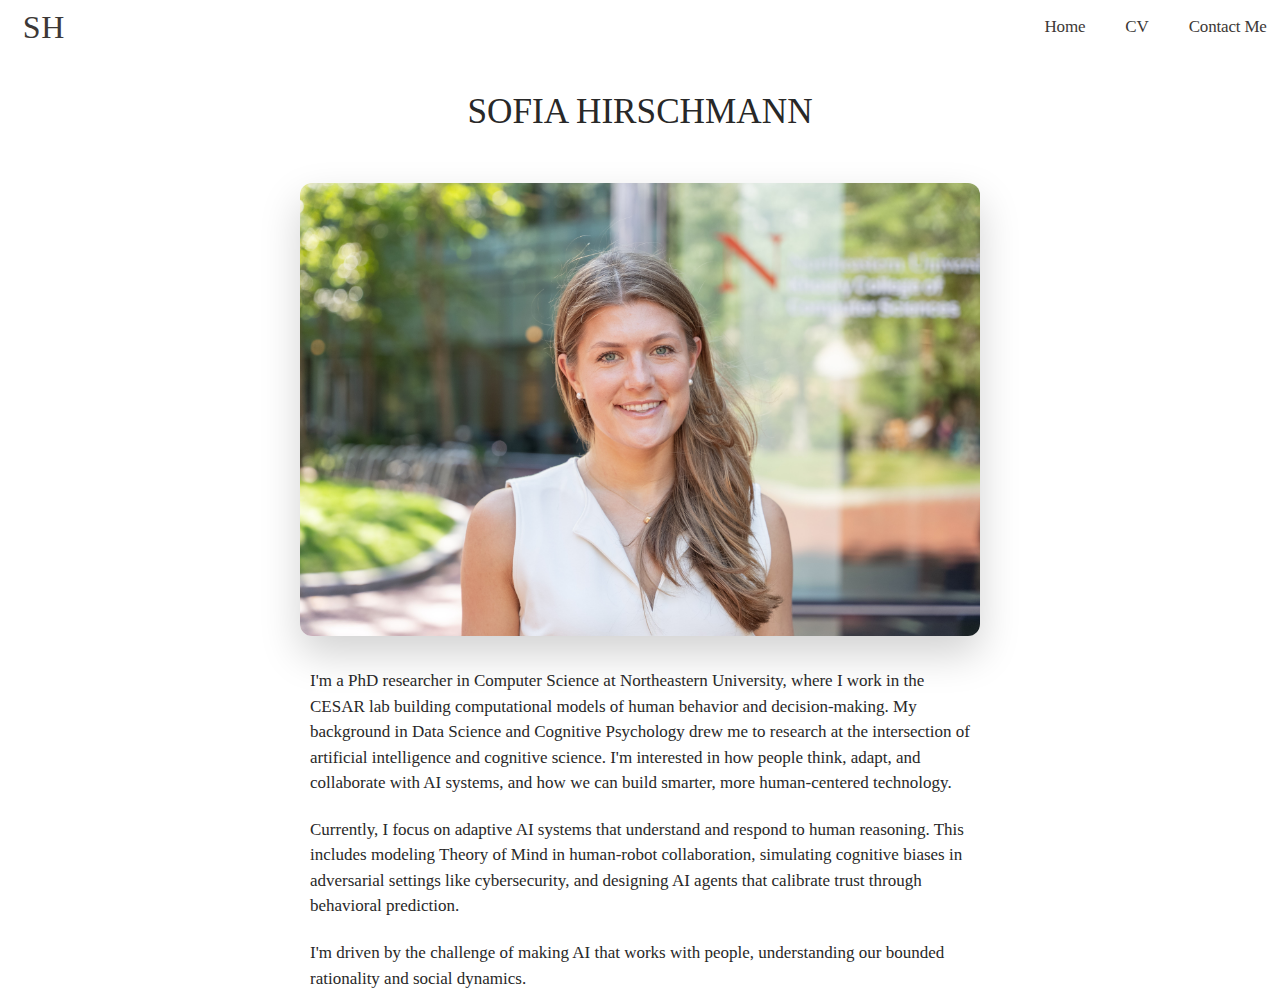
<file: index.html>
<!doctype html>
<html lang="en">
<head>
  <meta charset="utf-8">
  <meta name="viewport" content="width=device-width, initial-scale=1">
  <title>Home</title>
  <!-- User-provided CSS, in this order -->
  <link rel="stylesheet" href="styles.css">
  
</head>
<body>
<div id="wrapper">
<header id="header">
  <div class="site-header">
    <a class="site-mark" href="index.html">SH</a>
    <!-- Top-right tabs -->
    <div class="nav-group">
      <nav class="top-nav">
        <a href="index.html">Home</a>
        <a href="cv.html">CV</a>
        <!-- <a href="blog.html">Blog</a> -->
        <!-- <a href="gallery.html">Gallery</a> -->
        <a href="contact.html">Contact&nbsp;Me</a>
      </nav>
    </div>
  </div>
</header>
<main id="main" class="index content">
  <div class="logo-container">
    <p class="home-title">SOFIA HIRSCHMANN</a></p>
  </div>

  <figure class="home-headshot">
    <img src="../headshot.jpg" alt="Sofia Hirschmann headshot">
  </figure>

  <article class="content">
    <p>I'm a PhD researcher in Computer Science at Northeastern University, where I work in the CESAR lab building computational models of human behavior and decision-making. My background in Data Science and Cognitive Psychology drew me to research at the intersection of artificial intelligence and cognitive science. I'm interested in how people think, adapt, and collaborate with AI systems, and how we can build smarter, more human-centered technology.</p>

    <p>Currently, I focus on adaptive AI systems that understand and respond to human reasoning. This includes modeling Theory of Mind in human-robot collaboration, simulating cognitive biases in adversarial settings like cybersecurity, and designing AI agents that calibrate trust through behavioral prediction.</p>

    <p>I'm driven by the challenge of making AI that works with people, understanding our bounded rationality and social dynamics.</p>
  </article>

</main>

</div>
</body>
</html>
</file>
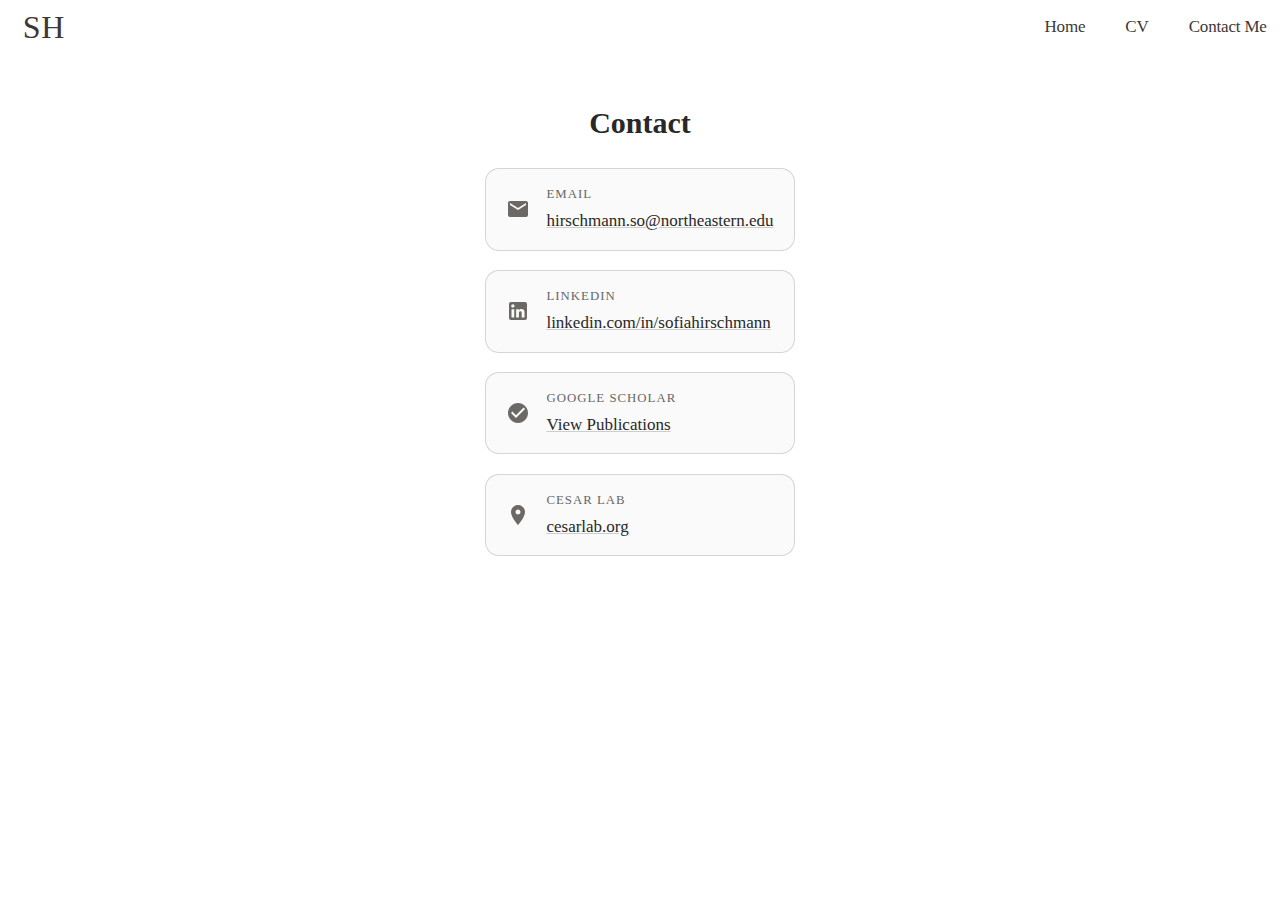
<file: contact.html>
<!doctype html>
<html lang="en">
<head>
  <meta charset="utf-8">
  <meta name="viewport" content="width=device-width, initial-scale=1">
  <title>Contact — Sofia Hirschmann</title>
  <link rel="stylesheet" href="styles.css">
  <style>
    /* Center everything on the page */
    article.content {
      max-width: 500px;
      margin: 0 auto;
      display: flex;
      flex-direction: column;
      align-items: center;
    }
    
    /* Additional styles for icons */
    article.content .contact-list {
      width: 100%;
      max-width: 420px;
      margin: 1.5rem auto 0;
      list-style: none;
      padding: 0;
    }
    
    .contact-list li {
      display: flex;
      flex-direction: row;
      align-items: center;
      gap: 1rem;
      text-align: left;
      width: 100%;
    }
    
    .contact-icon {
      width: 24px;
      height: 24px;
      flex-shrink: 0;
      fill: var(--fg3);
    }
    
    .contact-info {
      display: flex;
      flex-direction: column;
      gap: 0.25rem;
      flex: 1;
      align-items: flex-start;
    }
    
    .contact-subtitle {
      margin-top: 1rem;
      text-align: center;
      color: var(--fg3);
      font-style: italic;
    }
  </style>
</head>
<body>
<div id="wrapper">
<header id="header">
  <div class="site-header">
    <a class="site-mark" href="index.html">SH</a>
    <div class="nav-group">
      <nav class="top-nav">
        <a href="index.html">Home</a>
        <a href="cv.html">CV</a>
        <a href="contact.html">Contact&nbsp;Me</a>
      </nav>
    </div>
  </div>
</header>
<main id="main" class="content">

<article class="content">
  <h1 style="text-align:center">Contact</h1>
  
  <ul class="contact-list">
    <li>
      <svg class="contact-icon" xmlns="http://www.w3.org/2000/svg" viewBox="0 0 24 24">
        <path d="M20 4H4c-1.1 0-1.99.9-1.99 2L2 18c0 1.1.9 2 2 2h16c1.1 0 2-.9 2-2V6c0-1.1-.9-2-2-2zm0 4l-8 5-8-5V6l8 5 8-5v2z"/>
      </svg>
      <div class="contact-info">
        <span class="contact-label">Email</span>
        <a href="mailto:hirschmann.so@northeastern.edu">hirschmann.so@northeastern.edu</a>
      </div>
    </li>
    
    <li>
      <svg class="contact-icon" xmlns="http://www.w3.org/2000/svg" viewBox="0 0 24 24">
        <path d="M19 3a2 2 0 0 1 2 2v14a2 2 0 0 1-2 2H5a2 2 0 0 1-2-2V5a2 2 0 0 1 2-2h14m-.5 15.5v-5.3a3.26 3.26 0 0 0-3.26-3.26c-.85 0-1.84.52-2.32 1.3v-1.11h-2.79v8.37h2.79v-4.93c0-.77.62-1.4 1.39-1.4a1.4 1.4 0 0 1 1.4 1.4v4.93h2.79M6.88 8.56a1.68 1.68 0 0 0 1.68-1.68c0-.93-.75-1.69-1.68-1.69a1.69 1.69 0 0 0-1.69 1.69c0 .93.76 1.68 1.69 1.68m1.39 9.94v-8.37H5.5v8.37h2.77z"/>
      </svg>
      <div class="contact-info">
        <span class="contact-label">LinkedIn</span>
        <a href="https://www.linkedin.com/in/sofiadhirschmann/" target="_blank" rel="noopener">linkedin.com/in/sofiahirschmann</a>
      </div>
    </li>
    
    <li>
      <svg class="contact-icon" xmlns="http://www.w3.org/2000/svg" viewBox="0 0 24 24">
        <path d="M12 2C6.48 2 2 6.48 2 12s4.48 10 10 10 10-4.48 10-10S17.52 2 12 2zm-2 15l-5-5 1.41-1.41L10 14.17l7.59-7.59L19 8l-9 9z"/>
        <path d="M0 0h24v24H0z" fill="none"/>
      </svg>
      <div class="contact-info">
        <span class="contact-label">Google Scholar</span>
        <a href="https://scholar.google.com/citations?user=et6UukAAAAAJ&hl=en" target="_blank" rel="noopener">View Publications</a>
      </div>
    </li>
    
    <li>
      <svg class="contact-icon" xmlns="http://www.w3.org/2000/svg" viewBox="0 0 24 24">
        <path d="M12 2C8.13 2 5 5.13 5 9c0 5.25 7 13 7 13s7-7.75 7-13c0-3.87-3.13-7-7-7zm0 9.5c-1.38 0-2.5-1.12-2.5-2.5s1.12-2.5 2.5-2.5 2.5 1.12 2.5 2.5-1.12 2.5-2.5 2.5z"/>
      </svg>
      <div class="contact-info">
        <span class="contact-label">CESAR Lab</span>
        <a href="https://www.cesarlab.org" target="_blank" rel="noopener">cesarlab.org</a>
      </div>
    </li>
  </ul>
</article>

</main>

</div>
</body>
</html>
</file>
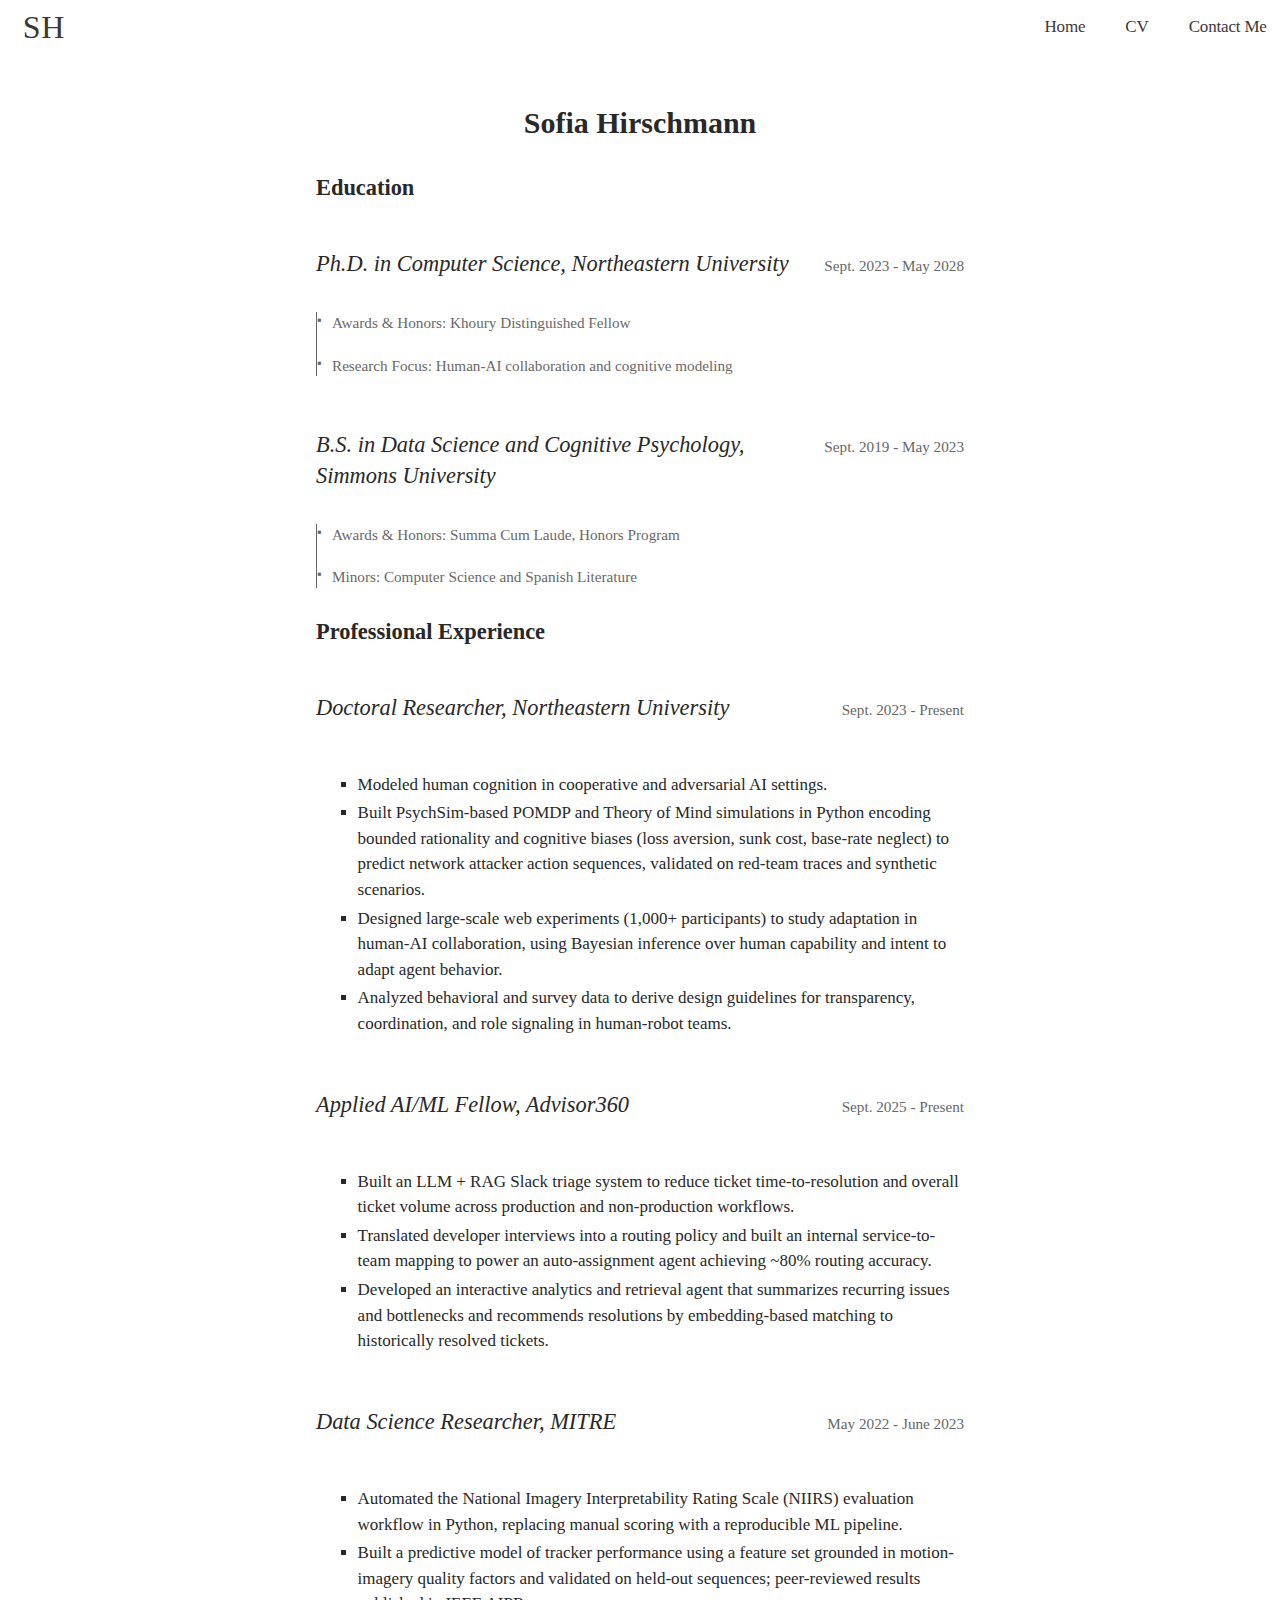
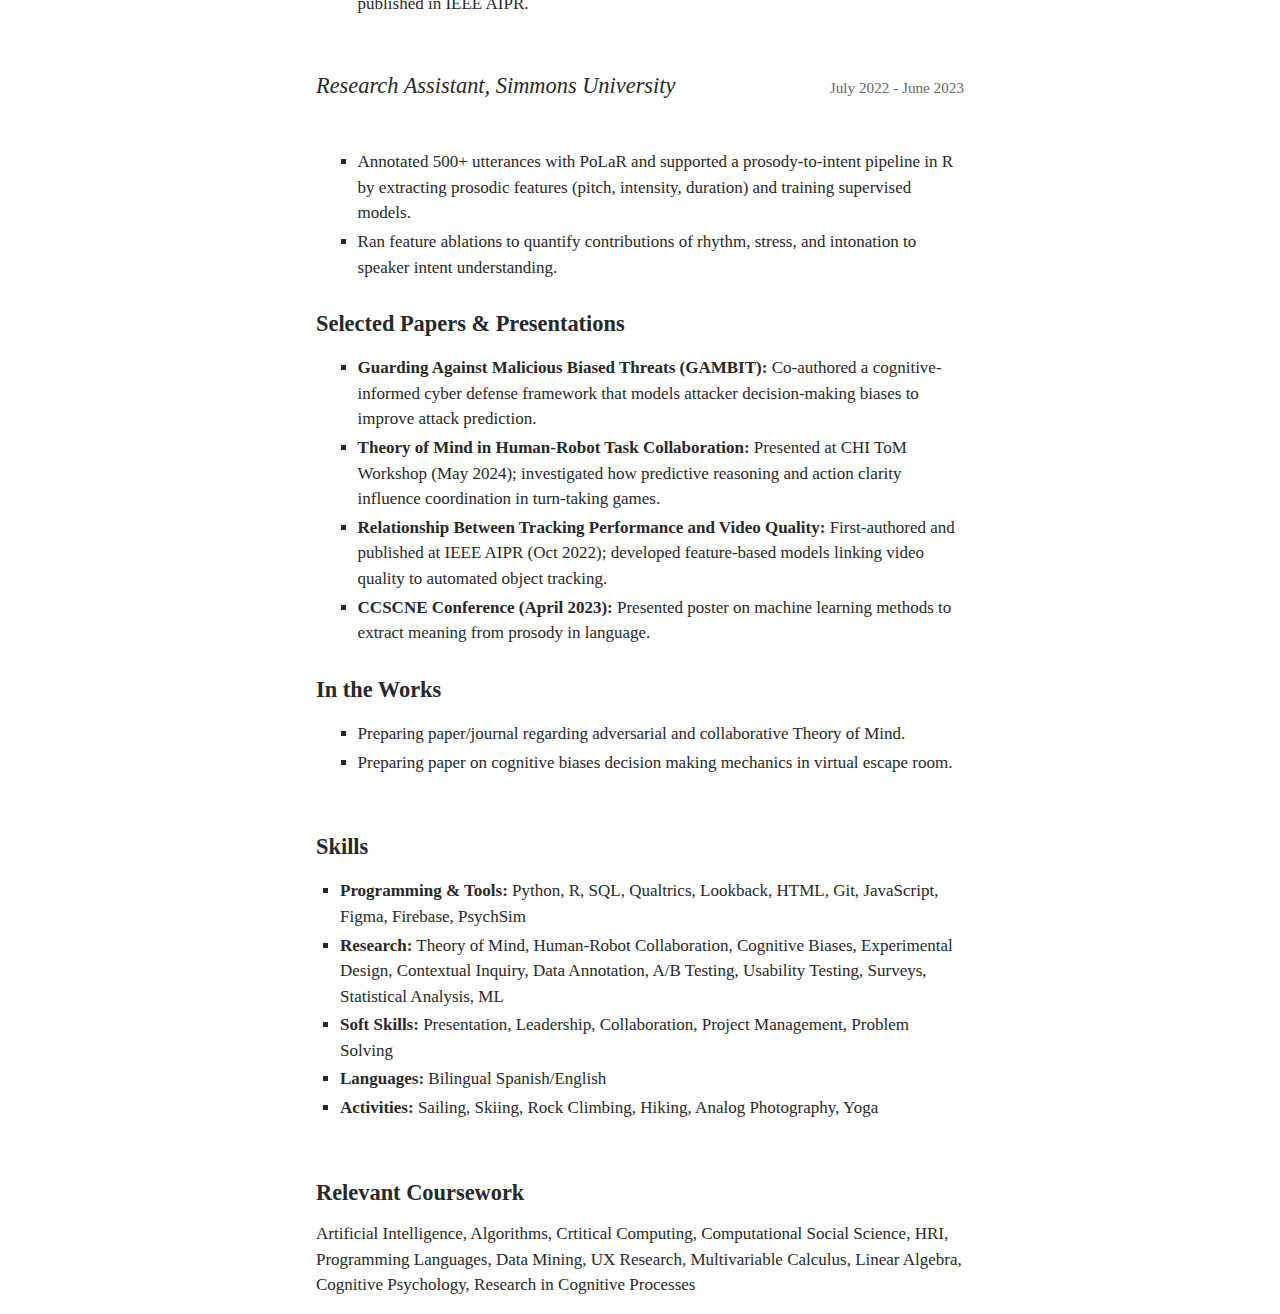
<file: cv.html>
<!doctype html>
<html lang="en">
<head>
  <meta charset="utf-8">
  <meta name="viewport" content="width=device-width, initial-scale=1">
  <link rel="stylesheet" href="styles.css">
</head>
<body>
<div id="wrapper">
<header id="header">
  <div class="site-header">
    <a class="site-mark" href="index.html">SH</a>
    <div class="nav-group">
      <nav class="top-nav">
       <a href="index.html">Home</a>
        <a href="cv.html">CV</a>
        <a href="contact.html">Contact&nbsp;Me</a>
      </nav>
    </div>
  </div>
</header>
<main id="main" class="content">

<article class="content resume">
  <header class="resume-header">
    <h1 class="resume-name">Sofia Hirschmann</h1>
  </header>

  <section class="resume-section">
  <h2>Education</h2>

  <div class="resume-item">
    <div class="resume-item-header">
      <h3 class="resume-edu-title">Ph.D. in Computer Science, Northeastern University</h3>
      <span class="resume-edu-date">Sept. 2023 - May 2028</span>
    </div>
    <div class="resume-edu-details">
      <div class="edu-detail">Awards & Honors: Khoury Distinguished Fellow</div>
      <div class="edu-detail">Research Focus: Human-AI collaboration and cognitive modeling</div>
    </div>
  </div>

  <div class="resume-item">
    <div class="resume-item-header">
      <h3 class="resume-edu-title">B.S. in Data Science and Cognitive Psychology, Simmons University</h3>
      <span class="resume-edu-date">Sept. 2019 - May 2023</span>
    </div>
    <div class="resume-edu-details">
      <div class="edu-detail">Awards & Honors: Summa Cum Laude, Honors Program</div>
      <div class="edu-detail">Minors: Computer Science and Spanish Literature</div>
    </div>
  </div>
</section>
  

  <section class="resume-section">
    <h2>Professional Experience</h2>
    <div class="resume-item">
      <div class="resume-item-header">
        <h3>Doctoral Researcher, Northeastern University</h3>
        <span>Sept. 2023 - Present</span>
      </div>
      <ul>
        <li>Modeled human cognition in cooperative and adversarial AI settings.</li>
        <li>Built PsychSim-based POMDP and Theory of Mind simulations in Python encoding bounded rationality and cognitive biases (loss aversion, sunk cost, base-rate neglect) to predict network attacker action sequences, validated on red-team traces and synthetic scenarios.</li>
        <li>Designed large-scale web experiments (1,000+ participants) to study adaptation in human-AI collaboration, using Bayesian inference over human capability and intent to adapt agent behavior.</li>
        <li>Analyzed behavioral and survey data to derive design guidelines for transparency, coordination, and role signaling in human-robot teams.</li>
      </ul>
    </div>

    <div class="resume-item">
      <div class="resume-item-header">
        <h3>Applied AI/ML Fellow, Advisor360</h3>
        <span>Sept. 2025 - Present</span>
      </div>
      <ul>
        <li>Built an LLM + RAG Slack triage system to reduce ticket time-to-resolution and overall ticket volume across production and non-production workflows.</li>
        <li>Translated developer interviews into a routing policy and built an internal service-to-team mapping to power an auto-assignment agent achieving ~80% routing accuracy.</li>
        <li>Developed an interactive analytics and retrieval agent that summarizes recurring issues and bottlenecks and recommends resolutions by embedding-based matching to historically resolved tickets.</li>
      </ul>
    </div>

    <div class="resume-item">
      <div class="resume-item-header">
        <h3>Data Science Researcher, MITRE</h3>
        <span>May 2022 - June 2023</span>
      </div>
      <ul>
        <li>Automated the National Imagery Interpretability Rating Scale (NIIRS) evaluation workflow in Python, replacing manual scoring with a reproducible ML pipeline.</li>
        <li>Built a predictive model of tracker performance using a feature set grounded in motion-imagery quality factors and validated on held-out sequences; peer-reviewed results published in IEEE AIPR.</li>
      </ul>
    </div>

    <div class="resume-item">
      <div class="resume-item-header">
        <h3>Research Assistant, Simmons University</h3>
        <span>July 2022 - June 2023</span>
      </div>
      <ul>
        <li>Annotated 500+ utterances with PoLaR and supported a prosody-to-intent pipeline in R by extracting prosodic features (pitch, intensity, duration) and training supervised models.</li>
        <li>Ran feature ablations to quantify contributions of rhythm, stress, and intonation to speaker intent understanding.</li>
      </ul>
    </div>


  

  <section class="resume-section">
    <h2>Selected Papers &amp; Presentations</h2>
    <ul>
      <li><strong>Guarding Against Malicious Biased Threats (GAMBIT):</strong> Co-authored a cognitive-informed cyber defense framework that models attacker decision-making biases to improve attack prediction.</li>
      <li><strong>Theory of Mind in Human-Robot Task Collaboration:</strong> Presented at CHI ToM Workshop (May 2024); investigated how predictive reasoning and action clarity influence coordination in turn-taking games.</li>
      <li><strong>Relationship Between Tracking Performance and Video Quality:</strong> First-authored and published at IEEE AIPR (Oct 2022); developed feature-based models linking video quality to automated object tracking.</li>
      <li><strong>CCSCNE Conference (April 2023):</strong> Presented poster on machine learning methods to extract meaning from prosody in language.</li>
    </ul>
  </section>

  <section class="resume-section">
    <h2>In the Works</h2>
    <ul>
      <li>Preparing paper/journal regarding adversarial and collaborative Theory of Mind.</li>
      <li>Preparing paper on cognitive biases decision making mechanics in virtual escape room.</li>
    </ul>
  </section>
</article>

 <section class="resume-section">
  <h2>Skills</h2>
  <ul class="resume-skills">
    <li><strong>Programming &amp; Tools:</strong> Python, R, SQL, Qualtrics, Lookback, HTML, Git, JavaScript, Figma, Firebase, PsychSim</li>
    <li><strong>Research:</strong> Theory of Mind, Human-Robot Collaboration, Cognitive Biases, Experimental Design, Contextual Inquiry, Data Annotation, A/B Testing, Usability Testing, Surveys, Statistical Analysis, ML</li>
    <li><strong>Soft Skills:</strong> Presentation, Leadership, Collaboration, Project Management, Problem Solving</li>
    <li><strong>Languages:</strong> Bilingual Spanish/English</li>
    <li><strong>Activities:</strong> Sailing, Skiing, Rock Climbing, Hiking, Analog Photography, Yoga</li>
  </ul>
</section>

<section class="resume-section">
  <h2>Relevant Coursework</h2>
  <div class="resume-item">
    <p>Artificial Intelligence, Algorithms, Crtitical Computing, Computational Social Science, HRI, Programming Languages, Data Mining, UX Research, Multivariable Calculus, Linear Algebra, Cognitive Psychology, Research in Cognitive Processes</p>
  </div>
</section>


</main>
</div>
</body>
</html>
</file>
<file: styles.css>
/* Font declarations */
/* Garamond uses system font fallbacks; no webfont files required. */

/* CSS Custom Properties for Font Stack */
:root {
  --font-sans: Garamond, "Times New Roman", serif;
  --font-sans-fallback: Garamond, "Times New Roman", serif;
}

/* Font weight utilities */
.font-light {
  font-weight: 300;
}

.font-regular {
  font-weight: 400;
}

.font-medium {
  font-weight: 500;
}

.font-bold {
  font-weight: 700;
}

.font-black {
  font-weight: 900;
}

/* Preload critical font weights for performance */
/* Note: Preload links are already added in baseof.html template */


/* Chakra Petch (self-hosted) */
@font-face {
  font-family: 'Chakra Petch';
  font-style: normal;
  font-weight: 400;
  font-display: swap;
  src:
    local('Chakra Petch Regular'),
    local('ChakraPetch-Regular'),
    url('/fonts/chakra-petch/chakra-petch-v12-latin-regular.woff2') format('woff2');
}

@font-face {
  font-family: 'Chakra Petch';
  font-style: normal;
  font-weight: 500;
  font-display: swap;
  src:
    local('Chakra Petch Medium'),
    local('ChakraPetch-Medium'),
    url('/fonts/chakra-petch/chakra-petch-v12-latin-500.woff2') format('woff2');
}

@font-face {
  font-family: 'Chakra Petch';
  font-style: normal;
  font-weight: 600;
  font-display: swap;
  src:
    local('Chakra Petch SemiBold'),
    local('ChakraPetch-SemiBold'),
    url('/fonts/chakra-petch/chakra-petch-v12-latin-600.woff2') format('woff2');
}
:root {
  --bg_h: white;
  --bg: white;
  --bg_s: white;
  --bg_code: #f3f3f2;
  --bg1: #ebdbb2;
  --bg2: #d5c4a1;
  --bg3: #bdae93;
  --bg4: #a89984;
  --fg: #282828;
  --fg_code: #64a24e;
  --fg1: #3c3836;
  --fg2: #504945;
  --fg3: #6b6866;
  --fg4: #676767;
  --fg5: #969696;
  --red: #AD2111;
  --green: #9CC355;
  --yellow: #b57614;
  --blue: #0E9EE4;
  --purple: #8f3f71;
  --aqua: #427b58;
  --orange: #af3a03;
  --gray: #817d79;
  --red-dim: #cc2412;
  --green-dim: #98971a;
  --yellow-dim: #d79921;
  --blue-dim: #458598;
  --purple-dim: #b16286;
  --aqua-dim: #689d6a;
  --orange-dim: #d65d0e;
  --gray-dim: #817d79;
  --hover-bg: rgba(128, 128, 128, 0.12);
  --font-sans: Garamond, "Times New Roman", serif;
  --font-sans-fallback: Garamond, "Times New Roman", serif;
  --font-serif: Garamond, "Times New Roman", serif;
}

/* UI primitives moved to ui.css */
.darkmode {
  --bg_h: #000000;
  --bg: #000000;
  --bg_s: #1a1a1a;
  --bg_code: #1a1a1a;
  --bg1: #2a2a2a;
  --bg2: #3a3a3a;
  --bg3: #4a4a4a;
  --bg4: #5a5a5a;
  --fg: #ffffff;
  --fg_code: #8ec07c;
  --fg1: #f0f0f0;
  --fg2: #e0e0e0;
  --fg3: #d0d0d0;
  --fg4: #c0c0c0;
  --fg5: #b0b0b0;
  --red: #AD2111;
  --green: #9CC355;
  --yellow: #fabd2f;
  --blue: #0E9EE4;
  --purple: #d3869b;
  --aqua: #8ec07c;
  --gray: #817d79;
  --orange: #fe8019;
  --red-dim: #cc2412;
  --green-dim: #98971a;
  --yellow-dim: #d79921;
  --blue-dim: #458588;
  --purple-dim: #b16286;
  --aqua-dim: #689d6a;
  --gray-dim: #a89984;
  --orange-dim: #d65d0e;
  --hover-bg: rgba(128, 128, 128, 0.4);
}

/* Font-face rules moved to fonts.css to keep common.css lean */
* {
  box-sizing: border-box;
  margin: 0;
  padding: 0;
}
html {
  overflow-y: scroll;
  overflow-x: hidden; /* prevent horizontal scrolling globally */
  scrollbar-width: thin;
  scrollbar-color: var(--fg4) var(--bg);
}
body {
  font-family: Garamond, "Times New Roman", serif;
  font-size: 17px;
  line-height: 1.5;
  background-color: var(--bg);
  color: var(--fg);
  margin: 0;
  padding: 0;
  min-height: 100vh;
  overflow-x: hidden; /* ensure only vertical scrolling on body */
}
#main-title {
  font-family:
    Garamond,
    "Times New Roman",
    serif;
  font-weight: 400;
  text-transform: none;
  letter-spacing: normal;
  text-wrap: balance;
  font-size: 17px;
  color: var(--fg4);
  position: relative;
  overflow: hidden;
  display: inline-block;
}
#main-title .title-main {
  font-style: normal;
  color: var(--fg) !important;
}
#main-title .title-sub {
  font-style: italic;
  color: var(--fg4);
  margin-left: 8px;
}
/* Navbar Logo */
.navbar-logo {
  flex-shrink: 0;
}

#header .navbar-logo a,
#header .navbar-logo a:link,
#header .navbar-logo a:visited,
#header .navbar-logo a:active,
#header .navbar-logo a:hover {
  font-family: 'Chakra Petch' !important;
  font-style: normal !important;
  font-weight: 500 !important;
  font-size: 17px !important;
  line-height: 25px !important;
  letter-spacing: 1.7px !important;
  color: var(--fg4);
  text-decoration: none !important;
  transition: opacity 0.3s ease-in-out;
}

body.darkmode #header .navbar-logo a,
body.darkmode #header .navbar-logo a:link,
body.darkmode #header .navbar-logo a:visited,
body.darkmode #header .navbar-logo a:active,
body.darkmode #header .navbar-logo a:hover {
  color: var(--fg4) !important;  /* Medium grey for dark mode */
}

#header .navbar-logo a:hover {
  opacity: 0.8;
}

/* Hide the homepage scroll-in logo by default (desktop and initial render) */
#header .navbar-logo-home { display: none; }

/* Navigation Group */
.site-mark {
  display: inline-flex;
  align-items: center;
  height: 100%;
  font-family: inherit;
  font-weight: 400;
  font-size: 2rem;
  letter-spacing: 0.02em;
  color: var(--fg1);
  margin-left: 0.6rem;
  text-decoration: none;
}

.site-mark:link,
.site-mark:visited,
.site-mark:hover,
.site-mark:active {
  color: var(--fg1);
  text-decoration: none;
}

.nav-group {
  display: flex;
  align-items: center;
  gap: 0;
  margin-left: auto;
}

.resume-header {
  margin-bottom: 1.5rem;
}

.resume-name {
  margin: 0 0 0.25rem;
  font-size: clamp(1.8rem, 3vw, 2.4rem);
}

.resume-role {
  margin: 0 0 0.35rem;
  font-family: var(--font-sans);
  color: var(--fg2);
}

.resume-contact {
  margin: 0;
  font-size: 0.95rem;
  color: var(--fg2);
}

.resume-section {
  margin-top: 1.75rem;
}

.resume-item {
  margin-top: 1rem;
  display: grid;
  gap: 0;
}

.resume-item p {
  margin: 0;
}

.resume-item-header {
  display: grid;
  grid-template-columns: minmax(0, 1fr) auto;
  align-items: baseline;
  gap: 0 1rem;
  margin-bottom: 0;
}

/* Container for the education title and date */
.resume-item-header {
  display: flex;
  justify-content: space-between;
  align-items: baseline;
  margin-bottom: 2px; /* Controls the tight gap to the details below */ 
}

/* Container for the specific honors/research lines */
.resume-edu-details {
  display: flex;
  flex-direction: column;
  padding-left: 15px; /* Creates a clean indent without the 'list' bulk */ 
  border-left: 1px solid var(--fg4); /* Optional: adds a subtle vertical line for style */ 
  margin-top: 2px;
}

.edu-detail {
  font-size: 0.95rem;
  color: var(--fg3);
  line-height: 1.4;
  position: relative;
}

/* Optional: Add custom square bullets manually for better control */
.edu-detail::before {
  content: "▪";
  position: absolute;
  left: -15px;
  color: var(--fg4);
  font-size: 0.8rem;
}

.resume-subgroup {
  display: grid;
  gap: 0;
  margin-top: 0;
}

.resume-subline {
  margin: 0;
  font-weight: 400;
  font-size: 0.98rem;
  color: var(--fg2);
  line-height: 1.05;
}

.resume-item-header span {
  color: var(--fg4);
  font-size: 0.95rem;
  white-space: nowrap;
}

.resume ul {
  list-style: disc;
  margin-left: 1.1rem;
  padding-left: 1.1rem;
}

.resume ul li {
  display: list-item;
  align-items: normal;
  justify-content: normal;
  margin-bottom: 0.4rem;
}

.resume-skills {
  list-style: none;
  margin-left: 0;
  padding-left: 0;
}

.resume-skills li {
  margin-bottom: 0.55rem;
}

@media (max-width: 600px) {
  .resume-item-header {
    flex-direction: column;
    align-items: flex-start;
  }

  .resume-item-header span {
    white-space: normal;
  }
}

/* Top Navigation */
.top-nav {
  display: flex;
  gap: 2.5rem;
  align-items: center;
}

.top-nav {
  font-family: var(--font-sans);
}

.top-nav a {
  font-family: var(--font-sans) !important;
  font-weight: 400;
  font-style: normal;
  color: var(--fg1) !important;
  text-decoration: none;
  font-size: 17px;
  letter-spacing: -0.01em;
  transition: opacity 0.3s ease-in-out;
  display: flex;
  align-items: center;
  height: 100%;
  opacity: 1;
}

.top-nav a:hover {
  text-decoration: underline;
  text-decoration-color: color-mix(in srgb, var(--fg) 20%, transparent);
  text-underline-offset: 2px;
}

.dark-mode-toggle {
  color: var(--fg);
  border: none;
  cursor: pointer;
  background-color: var(--bg);
  padding: 0.5rem;
  border-radius: 50%;
  transition: background-color 0.3s ease-in-out;
  display: flex;
  align-items: center;
  justify-content: center;
  height: 2.5rem;
  width: 2.5rem;
  flex-shrink: 0;
  margin-left: 1.5rem;
}
.dark-mode-toggle:hover {
  color: var(--fg1);
  background-color: var(--hover-bg);
}
/* Hamburger (mobile menu toggle) */
.hamburger {
  display: none;
  position: relative;
  width: 40px;
  height: 40px;
  border: none;
  background: transparent;
  cursor: pointer;
  padding: 8px;
  margin-left: 0.5rem;
  -webkit-tap-highlight-color: transparent;
}
.hamburger span {
  position: absolute;
  left: 9px;
  right: 9px;
  height: 2px;
  background: var(--fg3);
  border-radius: 2px;
  transition: transform 0.25s ease, opacity 0.2s ease, top 0.25s ease, bottom 0.25s ease;
}
.hamburger span:nth-child(1) { top: 12px; }
.hamburger span:nth-child(2) { top: 19px; }
.hamburger span:nth-child(3) { bottom: 12px; }

.hamburger.is-active span:nth-child(1) {
  top: 19px;
  transform: rotate(45deg);
}
.hamburger.is-active span:nth-child(2) {
  opacity: 0;
}
.hamburger.is-active span:nth-child(3) {
  bottom: auto;
  top: 19px;
  transform: rotate(-45deg);
}

/* Mobile full-screen overlay menu */
.mobile-menu-overlay {
  position: fixed;
  inset: 0;
  background: var(--bg);
  opacity: 0;
  visibility: hidden;
  pointer-events: none;
  transition: opacity 0.25s ease, visibility 0.25s ease;
  z-index: 1000;
  display: flex;
  align-items: center;
  justify-content: center;
}
.mobile-menu-overlay.open {
  opacity: 1;
  visibility: visible;
  pointer-events: auto;
}

.mobile-menu-nav {
  display: flex;
  flex-direction: column;
  gap: 1.25rem;
  text-align: center;
}
.mobile-menu-nav a {
  font-family: var(--font-sans);
  font-weight: 400;
  font-size: 20px;
  letter-spacing: -0.01em;
  color: var(--fg) !important;
  text-decoration: none;
}

/* Keep header/hamburger above overlay for close interaction */
#header .site-header, .hamburger { z-index: 1001; }

/* Prevent background scroll when menu is open */
body.menu-open {
  overflow: hidden;
}
@media screen and (max-width: 768px) {
  #header .site-header {
    position: fixed;
    top: 0;
    left: 0;
    right: 0;
    z-index: 1002; /* stay above overlay (1000) */
    background: var(--bg);
    padding: 0.75rem 1rem;
    height: 50px; /* Slightly smaller but still fixed on mobile */
  }
  
  .navbar-logo a {
    font-size: 17px !important;
    line-height: 23px !important;
  }
  
  .top-nav {
    gap: 1.5rem;
  }
  
  .dark-mode-toggle {
    height: 2rem;
    width: 2rem;
    margin-left: 1rem;
  }
}
body:not(.darkmode) #sun {
  display: none;
}
body.darkmode #moon {
  display: none;
}
a {
  text-decoration: none;
  transition:
    color 0.3s ease-in-out,
    opacity 0.3s ease-in-out;
}
a:link {
  color: var(--fg4);
}
a:hover,
a:visited {
  color: var(--fg4);
  opacity: 1;
}
::selection {
  background-color: rgba(0, 0, 0, 0.12);
}
.darkmode ::selection {
  background-color: rgba(240, 240, 240, 0.5);
  color: var(--fg);
}
time {
  color: var(--fg4);
  min-width: 5rem;
}
hr {
  background-color: var(--fg4);
  margin-top: 1rem;
  margin-bottom: 1rem;
  border: 0;
  height: 1px;
}
#wrapper {
  background-color: var(--bg);
  display: flex;
  flex-direction: column;
  font-family: Garamond, "Times New Roman", serif;
  min-height: 100vh;
  overflow-wrap: break-word;
  padding: 0 0.5rem;
}
@media screen and (max-width: 768px) {
  /* Remove wrapper padding for Tinker page since it has its own padding system */
  #wrapper:not(:has(.tinker-hero-section)) {
    padding-left: 0.33rem;
    padding-right: 0.33rem;
  }
}
.paginator {
  align-items: center;
  display: flex;
  flex-direction: row;
  justify-content: space-between;
  margin-top: 3.5rem;
  position: relative;
}

/* Center the back-to-top link */
.paginator #back-to-top {
  position: absolute;
  left: 50%;
  transform: translateX(-50%);
}
::-webkit-scrollbar {
  background-color: var(--bg);
  height: 8px;
  width: 8px;
}
::-webkit-scrollbar-thumb {
  background-color: var(--fg4);
}
::-webkit-scrollbar-thumb:hover {
  background-color: var(--fg1);
}
#header {
  align-items: center;
  display: flex;
  flex-direction: column;
  background-color: var(--bg);
  transition: transform 0.3s ease;
  box-sizing: border-box;
}
#header .site-header {
  width: 100%;
  display: flex;
  align-items: center;
  justify-content: space-between;
  box-sizing: border-box;
  position: relative;
  height: 54px; /* Fixed height for consistency */
  padding: 0 1rem;
}

@media screen and (min-width: 769px) {
  /* Reduce header inner padding on desktop where wrapper already has 1rem */
  #header .site-header {
    padding-left: 0.33rem;
    padding-right: 0.33rem;
  }
}

/* Ensure sticky mobile header overrides generic relative positioning */
@media screen and (max-width: 768px) {
  #header .site-header {
    position: fixed;
    top: 0;
    left: 0;
    right: 0;
    z-index: 1002;
    background: var(--bg);
  }

  /* Top-left logo only used on homepage and only on mobile */
  #header .navbar-logo-home {
    display: flex;               /* hidden on desktop via default rule above */
    position: absolute;
    left: 1rem;                  /* match header's left padding on mobile */
    top: 0;
    height: 100%;
    display: flex;
    align-items: center;
    padding-left: 0;
    padding-right: 0;
    box-sizing: border-box;
    opacity: 0;
    pointer-events: none;
    transition: none;            /* no fade on initial page load/navigation */
  }
  #header .navbar-logo-home.is-visible {
    opacity: 1;
    pointer-events: auto;
  }
  /* Enable fade only after user starts scrolling */
  #header .navbar-logo-home.animate {
    transition: opacity 180ms ease-in-out;
  }
}

/* Offset content so it doesn't hide under the fixed header on mobile */
@media screen and (max-width: 768px) {
  #wrapper { padding-top: 50px; }
}

/* Navbar spacer for homepage */
.navbar-spacer {
  flex-shrink: 0;
  /* Invisible spacer to maintain layout */
}
#header .site-header > h1 {
  text-align: center;
  margin: 0;
  padding: 0;
}
@media screen and (min-width: 768px) {
  #header .site-header > h1 {
    font-size: 2.8rem;
  }
}
#header .post-header {
  width: 100%;
  background-color: var(--bg);
  padding: 1rem;
  display: flex;
  align-items: center;
  justify-content: center;
}
#header .post-header .post-title-sticky {
  font-family:
    Garamond,
    "Times New Roman",
    serif;
  font-weight: 500;
  font-size: 24px;
  color: var(--fg);
  margin: 0;
  text-align: center;
  max-width: 100%;
  overflow: hidden;
  text-overflow: ellipsis;
  white-space: nowrap;
}
#header > nav {
  display: flex;
  flex-direction: row;
  justify-content: space-around;
  flex-wrap: wrap;
  max-width: 768px;
  margin-top: 10px;
  width: 100%;
}
#header > nav > span > a {
  font-size: 1rem;
  color: var(--fg3);
  text-decoration: none;
  display: inline-block;
  position: relative;
  transition:
    color 0.3s ease-in-out,
    opacity 0.3s ease-in-out;
}
#header > nav > span > a:after {
  background-color: var(--fg3);
  content: "";
  position: absolute;
  width: 100%;
  transform: scaleX(0);
  height: 1px;
  bottom: 0;
  left: 0;
  transform-origin: bottom right;
  transition:
    transform 0.25s ease-out,
    opacity 0.3s ease-in-out;
  opacity: 1;
}
#header > nav > span > a:hover {
  color: var(--fg);
  opacity: 1;
}
#header > nav > span > a:hover:after {
  transform: scaleX(1);
  transform-origin: bottom left;
  opacity: 0.5;
}
/* Removed general header link color - now handled by specific selectors */
main {
  margin: 0;
  flex: 1;
  padding-left: 1rem;
  padding-right: 1rem;
}
#main {
  align-self: center;
  display: flex;
  flex-direction: column;
  flex-grow: 1;
  width: 100%;
  margin: auto;
  max-width: 680px;
  padding: 1rem;
  animation: fadeIn 0.6s ease-in-out;
}
@media screen and (max-width: 768px) {
  #main {
    width: 100%;
  }
}
#footer {
  font-family: var(--font-sans);
  font-weight: 400;
  font-style: normal;
  color: var(--fg4);
  align-items: center;
  display: flex;
  font-size: 0.9rem;
  letter-spacing: -0.01em;
  flex-direction: column;
  margin-top: 5rem;
  margin-bottom: 1rem;
  padding-bottom: 1rem;
}

/* Ensure all footer text uses Garamond */
#footer * {
  font-family: inherit !important;
}
#footer > .footnote {
  text-align: center;
}
#footer > div > span > a {
  color: var(--fg4);
  text-decoration: none;
  position: relative;
  transition:
    color 0.3s ease-in-out,
    opacity 0.3s ease-in-out;
}
#footer > div > span > a:after {
  background-color: var(--fg4);
  content: "";
  position: absolute;
  width: 100%;
  transform: scaleX(0);
  height: 0.5px;
  bottom: 0;
  left: 0;
  transform-origin: bottom right;
  transition:
    transform 0.2s ease-out,
    opacity 0.3s ease-in-out;
  opacity: 1;
}
#footer > div > span > a:hover {
  color: var(--fg3);
  opacity: 1;
}
#footer > div > span > a:hover:after {
  transform: scaleX(1);
  transform-origin: bottom left;
  opacity: 0.5;
}

/* Footer layout */
#footer > div {
  display: flex;
  flex-wrap: wrap;
  justify-content: center;
  align-items: center;
  text-align: center;
  gap: 0.5rem;
}

#footer > div > span {
  padding: 0;
}

/* Responsive styles for narrow screens */
@media (max-width: 640px) {
  /* Hide navbar on very small screens to avoid crowding */
  .top-nav {
    display: none;
  }
  .hamburger {
    display: inline-block;
  }
  /* Slightly reduce space on the right of the hamburger */
  #header .site-header {
    padding-right: 0.6rem;
  }

  /* Keep default left padding (1rem) already set above; no override here */
  
  /* Adjust navbar logo on very small screens */
  .navbar-logo a {
    font-size: 15px !important;
    line-height: 21px !important;
    letter-spacing: 1.5px !important;
  }
  
  .top-nav {
    gap: 1.5rem;
  }
  
  .top-nav a {
    font-size: 14px;
  }
  
  #footer {
    align-items: flex-start;
    padding-left: 1rem;
    padding-right: 1rem;
    padding-bottom: 2rem;
  }
  
  #footer > div {
    flex-direction: column;
    align-items: flex-start;
    text-align: left;
    width: 100%;
    gap: 1.25rem;
  }

  #footer > div > span {
    width: 100%;
    padding: 0;
    font-size: 1rem;
  }

  /* Hide all footer separators on mobile */
  #footer > div > .footer-separator {
    display: none;
  }
}

#sharingbuttons {
  align-items: center;
  display: flex;
  flex-direction: row;
  justify-content: space-between;
  margin-top: 1rem;
  flex-wrap: wrap;
}
.icon svg {
  fill: var(--fg);
  margin-right: 0.3em;
  margin-left: 0.3em;
}
.taxonomy-svg {
  padding: 0;
  top: 0.125em;
  position: relative;
}
.row {
  margin-left: 2rem;
}
@keyframes fadeIn {
  from {
    opacity: 0;
  }
  to {
    opacity: 1;
  }
}

/* funky TML logo */

.logo-container {
  max-width: var(--container-4xl);
  margin-inline: auto;
  padding-block: 1rem 1.4rem;
  text-align: center;
  animation: fadeIn 0.6s ease-in-out;
}

.home-title {
  margin: 0 0 1.333rem;
  font-family: inherit;
  font-weight: 400;
  font-size: clamp(1.4rem, 4vw, 2.2rem);
  line-height: 1.5;
  color: inherit;
  text-align: left;
}

.home-title a {
  color: inherit;
  text-decoration: none;
}

.logo {
  position: relative;
  overflow: hidden;
  background: white;
  color: black;
  border: solid 1px white;
  backface-visibility: hidden;
  animation: float 7s ease-in-out infinite;
  display: inline-block;
  font-size: clamp(3em, 8vw, 3.4em);
  font-weight: bold;
  text-transform: uppercase;
  letter-spacing: 0.05em;
  line-height: 1.3;
  text-wrap: stable;
  font-family: 'Chakra Petch', sans-serif;
  font-weight: 400;
  color: inherit !important;
  text-decoration: none !important;
}

/* Homepage announcement under the main title */
.home-announcement {
  margin-top: 1.2rem;
  display: flex; /* block-level so it sits below the title */
  justify-content: center;
  align-items: center;
  gap: 0.6rem;
  text-decoration: none;
  position: relative;
}
.home-announcement .pill {
  display: inline-flex;
  align-items: center;
  justify-content: center;
  padding: 0.18rem 0.4rem;
  font-family: var(--font-sans);
  font-weight: 450;
  font-size: 0.7rem;
  letter-spacing: 0.08em;
  color: color-mix(in srgb, var(--fg) 65%, transparent);
  background: linear-gradient(180deg, #FFFFFF 0%, #F3F3F3 98.08%);
  border: 1px solid rgba(0, 0, 0, 0.07);
  border-radius: 100px;
}
.home-announcement .announcement-text {
  font-family: var(--font-sans);
  font-size: 17px;
  color: var(--fg2);
  position: static;
  display: inline;
  text-decoration: none;
}

/* Match ToC: simple underline on hover, no animation */
.home-announcement:hover .announcement-text {
  text-decoration: underline;
  text-decoration-color: color-mix(in srgb, var(--fg2) 20%, transparent);
  text-underline-offset: 2px;
}


.contact-list {
  list-style: none;
  margin: 2rem auto 0;
  padding: 0;
  max-width: 420px;
  display: flex;
  flex-direction: column;
  gap: 1rem;
}

.contact-list li {
  border: 1px solid color-mix(in srgb, var(--fg4) 25%, transparent);
  border-radius: 14px;
  padding: 1rem 1.25rem;
  background: color-mix(in srgb, var(--bg_s) 90%, var(--fg) 2%);
  display: flex;
  flex-direction: column;
  gap: 0.25rem;
}

.contact-label {
  font-size: 0.8rem;
  letter-spacing: 0.08em;
  text-transform: uppercase;
  color: var(--fg4);
}

.contact-list a {
  text-decoration: none;
  color: var(--fg);
  font-weight: 500;
}

.contact-list a:hover {
  text-decoration: underline;
}

@media (max-width: 600px) {
  .home-announcement .announcement-text {
    font-size: 1.05rem;
  }
}

.logo:AFTER {
  content: "";
  position: absolute;
  top: 50%;
  left: 50%;
  width: 150%;
  aspect-ratio: 1;
  /* background: linear-gradient(90deg,rgb(43, 54, 255),rgb(176, 119, 236)); */
  background: linear-gradient(90deg, #565151, #d2caca);
  mix-blend-mode: screen;
  animation: gradRotate 8s linear infinite;
  pointer-events: none;
  max-width: 100vw;
  overflow: clip; /* avoid contributing to horizontal scroll while preserving size */
  transform-origin: center;
  transform: translate(-50%, -50%);
}

.darkmode .logo {
  background: black;
  color: white;
  border-color: black;
}

.darkmode .logo:AFTER {
  background: linear-gradient(90deg, #b5b9ff, #ffd6e0, #c1f7d3, #ffe5b4, #f7c8ff, #b5b9ff, #ffd6e0);
  mix-blend-mode: multiply;
}

@media(prefers-reduced-motion: reduce) {
  .logo {
      animation: none;
  }
}

@keyframes float {
  0% {
    transform: translateY(5px);
  }
  50% {
    transform: translateY(-5px);
  }
  100% {
    transform: translateY(5px);
  }
}

@keyframes gradRotate {
  0% {
    transform: translate(-50%, -50%) rotate(0deg);
  }
  100% {
    transform: translate(-50%, -50%) rotate(360deg);
  }
}

/* Homepage and list page styles */
/* Ensure outer container accounts for horizontal padding without reducing 660px text width */
#main.index.content {
  max-width: calc(660px + 3.2rem); /* 660 + 2 * 1.6rem */
}

/* Non-blog single pages (e.g., privacy, terms) */
#main.content > article.content {
  max-width: 660px;
  margin-left: auto;
  margin-right: auto;
}

/* Blog index page container width includes horizontal padding */
#main.index.list {
  max-width: calc(660px + 3.2rem); /* 660 + 2 * 1.6rem */
}

/* Constrain inner content to 660px and center it on list pages */
#main.index.list .blog-page-title,
#main.index.list .content,
#main.index.list .post-group {
  max-width: 660px;
  margin-left: 0;
  margin-right: 0;
}

#main.index .post-group ul {
  list-style-type: none;
}

/* Remove bullet points from homepage content lists (e.g., job listings) */
#main.index.content ul {
  list-style-type: none;
  margin-left: 0;
  padding-left: 0;
}

/* Style job listings with right-aligned locations */
#main.index.content ul li {
  display: flex;
  justify-content: space-between;
  align-items: baseline;
  margin-bottom: 0.75rem;
}

/* Style job links - no underline by default, default text color */
#main.index.content ul li a {
  color: var(--fg);
  text-decoration: none;
  position: relative;
  transition: color 0.3s ease-in-out;
}

/* Animated underline effect on hover */
#main.index.content ul li a:after {
  background-color: var(--fg);
  content: "";
  position: absolute;
  width: 100%;
  transform: scaleX(0);
  height: 0.5px;
  bottom: 0;
  margin-bottom: 2px;
  left: 0;
  transform-origin: bottom right;
  transition: transform 0.2s ease-out;
}

#main.index.content ul li a:hover:after {
  transform: scaleX(1);
  transform-origin: bottom left;
}

/* Style job location text as secondary */
#main.index.content .job-location {
  color: var(--fg4);
  margin-left: 2rem;
}

/* Responsive job listings for narrow screens */
@media (max-width: 600px) {
  #main.index.content ul li {
    flex-direction: column;
    align-items: flex-start;
  }
  
  #main.index.content .job-location {
    margin-left: 0;
  }
  
  /* Left-align section titles on mobile */
  #main.index.content h2[style*="text-align: center"] {
    text-align: left !important;
  }
}

#main.index.list .post-group ul {
  padding-top: 2rem;
}

#main.index .post-group ul li {
  margin-bottom: 0;
}

.home-headshot {
  margin: 0 auto 1.5rem;
  display: flex;
  justify-content: center;
}

.home-headshot img {
  max-width: 360px;
  width: 100%;
  height: auto;
  border-radius: 12px;
  box-shadow: 0 18px 40px rgba(0, 0, 0, 0.18);
}

/* Clickable post item styling */
#main.index .post-group .post-item-link {
  display: grid;
  grid-template-columns: 80px 1fr;
  gap: 2rem;
  align-items: baseline;
  line-height: 1.4;
  padding: 1.2rem 1.5rem;
  margin: 0 -1.5rem;
  margin-bottom: 0.5rem;
  border-radius: 8px;
  text-decoration: none;
  color: inherit;
  cursor: pointer;
}


#main.index .post-group .post-info {
  display: flex;
  flex-direction: column;
  align-items: flex-start;
  gap: 0.25rem;
}

#main.index .post-group .post-info .post-subtitle {
  font-size: 0.95em;
  color: var(--fg1);
  line-height: 1.4;
  transition: opacity 0.2s ease;
}

#main.index .post-group .post-info .author {
  display: block;
  font-size: 16px;
  color: var(--fg4);
  font-family: var(--font-sans);
  padding-top: 10px;
  transition: opacity 0.2s ease;
}

#main.index .post-group .post-item-link .desktop-time {
  text-align: left;
  font-size: 15px;
  font-family: var(--font-sans);
  color: var(--fg4);
  white-space: nowrap;
  transition: opacity 0.2s ease;
}

@media screen and (min-width: 768px) {
  #main.index .post-group ul {
    margin-left: 0;
    padding-left: 0;
  }
}

/* Hide mobile time on desktop */
.mobile-time {
  display: none;
}

/* Author-date combined on one line */
.author-date {
  display: block;
  font-size: 16px;
  color: var(--fg4);
  font-family: var(--font-sans);
}

.author-date .separator {
  opacity: 0.7;
}

/* Hide date on desktop (shown on left side), show on mobile */
.mobile-date-separator {
  display: none;
}

@media screen and (max-width: 767px) {
  #main.index .post-group .post-item-link {
    display: block;
    padding: 1.6rem;
    margin: 0 -1.6rem;
  }
  
  /* Hide desktop time on mobile */
  .desktop-time {
    display: none;
  }
  
  /* Show date after author on mobile */
  .mobile-date-separator {
    display: inline;
  }
  
  /* Show mobile time */
  .mobile-time {
    display: inline;
    font-size: 16px;
    color: var(--fg4);
    font-family: var(--font-sans);
    transition: opacity 0.2s ease;
  }
  
  #main.index .post-group .post-info {
    display: flex;
    flex-direction: column;
    gap: 0.25rem;
  }
}

/* Match mobile horizontal padding to blog posts (left/right = 1.6rem) */
@media (max-width: 1170px) {
  #main.index,
  #main.content {
    padding-left: 1.3rem;
    padding-right: 1.3rem;
  }
}

/* Post title styling */
#main.index .post-group .post-title {
  color: var(--fg);
  font-size: 17px;
  font-weight: bold;
  position: relative;
  display: inline-block;
  transition: opacity 0.2s ease;
}

/* Hover styles: make text darker and underline the title */
#main.index .post-group .post-item-link:hover .post-info .post-title {
  color: var(--fg);
  text-decoration: underline;
  text-decoration-color: color-mix(in srgb, var(--fg2) 20%, transparent);
  text-underline-offset: 2px;
}

#main.index .post-group .post-item-link:hover .post-info .post-subtitle {
  color: var(--fg);
}

#main.index .post-group .post-item-link:hover .author-date,
#main.index .post-group .post-item-link:hover time,
#main.index .post-group .post-item-link:hover .desktop-time,
#main.index .post-group .post-item-link:hover .mobile-time {
  color: var(--fg3);
}

/* Blog page title styling */
.blog-page-title {
  font-family: var(--font-serif);
  font-size: 1.6rem;
  font-weight: 600;
  text-align: left;
  margin: 0;
  margin-bottom: 0.5rem;
  padding-top: 0.5rem;
  line-height: 1.1;
}

/* Blog page description - only on blog listing page */
main.list .content {
  font-style: italic;
}

/* Inline SVG chart styles */
.chart-line,
.chart-line-2pane {
  margin: 1rem 0;
}
.chart-line .chart-title,
.chart-line-2pane .chart-title {
  font-family: Garamond, "Times New Roman", serif;
  font-weight: 500;
  font-size: 24px;
  dominant-baseline: hanging;
  fill: var(--fg);
}
.chart-line text,
.chart-line-2pane text {
  font-family: var(--font-sans);
  fill: var(--fg2);
  font-size: 14px;
}
.chart-line .axis-label,
.chart-line-2pane .axis-label {
  font-family: Garamond, "Times New Roman", serif;
  font-size: 0.9rem;
  fill: var(--fg1);
}
.chart-line .axis-tick,
.chart-line-2pane .axis-tick { fill: var(--fg2); font-size: 0.8rem; }
.chart-line .gridline,
.chart-line-2pane .gridline {
  stroke: color-mix(in srgb, var(--fg4) 20%, var(--bg) 80%);
  stroke-width: 1;
}
.chart-line .tick,
.chart-line-2pane .tick { stroke: var(--fg4); }
.chart-line .axis-line,
.chart-line-2pane .axis-line { stroke: var(--fg4); stroke-width: 1; }
.chart-line .line, .chart-line-2pane .line {
  stroke: var(--series-color, var(--blue));
  stroke-width: var(--line-width, 1.7);
  fill: none;
}

/* Ensure both single- and two-pane figures share the same baseline styles */
figure.chart-line .line,
figure.chart-line-2pane .line {
  fill: none;
  stroke-width: 2px;
}
.chart-line .point,
.chart-line-2pane .point {
  fill: var(--series-color, var(--blue));
}
.chart-line .refline,
.chart-line-2pane .refline {
  stroke: var(--red);
  stroke-dasharray: 2 2;
  stroke-width: 2;
}
.chart-line .refline-label,
.chart-line-2pane .refline-label {
  font-family: Garamond, "Times New Roman", serif;
  fill: var(--fg2);
  font-size: 0.9rem;
}
.chart-line .legend-label,
.chart-line-2pane .legend-label { fill: var(--fg1); font-size: 14px; }
.chart-line .legend-swatch,
.chart-line-2pane .legend-swatch { fill: var(--series-color, var(--blue)); }
.chart-line .legend-bg,
.chart-line-2pane .legend-bg {
  fill: color-mix(in srgb, var(--bg) 92%, var(--fg4) 8%);
  stroke: color-mix(in srgb, var(--fg4) 20%, var(--bg) 80%);
}
.chart-line .series-color-box,
.chart-line-2pane .series-color-box {
  fill: var(--series-color, var(--blue));
  stroke: color-mix(in srgb, var(--fg4) 20%, var(--bg) 80%);
  stroke-width: 0.5;
}
.chart-line .series-label,
.chart-line-2pane .series-label {
  font-family: Garamond, "Times New Roman", serif;
  fill: var(--fg1);
  font-size: 0.9rem;
  paint-order: stroke;
  stroke: var(--bg);
  stroke-width: 3px;
}
.chart-line .cursor-line,
.chart-line-2pane .cursor-line {
  stroke: var(--fg3);
  stroke-width: 1.2;
  stroke-opacity: 0.28;
  opacity: 0;
  transition: opacity 220ms ease-in-out;
}
.chart-line .tooltip .tooltip-bg,
.chart-line-2pane .tooltip .tooltip-bg {
  fill: var(--bg_s);
  stroke: color-mix(in srgb, var(--fg4) 30%, var(--bg) 70%);
}
.chart-line .tooltip .tooltip-text,
.chart-line-2pane .tooltip .tooltip-text {
  fill: var(--fg1);
  font-size: 13px;
}

.content figure svg,
figure svg {
  display: block;
  margin-left: auto;
  margin-right: auto;
  max-width: 100%;
  height: auto;
}

figure.half-width {
  margin-left: auto;
  margin-right: auto;
  max-width: 620px;
}

figure.half-width.matmul,
figure.half-width + figcaption,
figure > figcaption {
  text-align: center;
}

.ascii-art {
  font-family: monospace !important;
  font-size: clamp(0.0rem, 1.2vw, 0.8rem);
  line-height: 1.2;
  text-align: center;
  overflow-x: clip !important;
  /* Override asymmetric padding from .content pre (which has extra right padding for copy button) */
  padding: 1rem !important;
}
/* General content typography styles */
.content {
  padding-top: 0.5rem;
}

.content .MathJax {
  font-size: 100% !important;
  /* Do not clip vertical glyphs (radicals, braces). Allow natural height. */
  overflow: visible;
}

.content .katex {
  font-size: 100% !important;
  /* Allow KaTeX to extend above/below baseline (needed for \sqrt, \underbrace). */
  overflow: visible;
  padding-bottom: 1.0rem;
}

/* If extremely wide display equations overflow horizontally, allow scrolling on the
   inner KaTeX block while keeping vertical overflow visible. */
.content .katex-display > .katex {
  overflow-x: auto;
  overflow-y: visible;
}

.content :last-child {
  margin-bottom: 0;
}

.content a {
  text-decoration: underline;
  text-decoration-color: color-mix(in srgb, var(--fg4) 30%, transparent);
  transition:
    color 0.3s ease-in-out,
    text-decoration-color 0.3s ease-in-out;
}

.content a:hover {
  color: var(--fg2);
  text-decoration: underline;
  text-decoration-color: color-mix(in srgb, var(--fg2) 30%, transparent);
}

.content a.footnote-ref {
  text-decoration: none;
}

.content a.footnote-ref::before {
  content: "[";
}

.content a.footnote-ref::after {
  content: "]";
}

.content blockquote {
  background-color: var(--bg_s);
  border-left: none;
  font-style: normal;
  padding: 0 1.25rem;
  margin: 1.2rem 0 1.2rem 1rem;
}

.content blockquote blockquote {
  background-color: var(--bg1);
}

/* Epigraph style (Tufte-inspired) */
.content blockquote.epigraph {
  background: transparent;
  border: none;
  color: var(--fg2);
  font-style: italic;
  font-size: 1.05rem;
  line-height: 1.5;
  margin: 1.2rem 0 1.2rem 1rem;
  max-width: 100%;
  padding: 0 1.25rem;
  position: relative;
}
.content blockquote.epigraph::before {
  content: "";
  position: absolute;
  left: 0;
  top: 0.2rem;
  bottom: 0.2rem;
  width: 3px;
  background-color: var(--fg5);
  opacity: 0.6;
}

.content pre {
  background-color: var(--bg_code) !important;
  border-radius: 0.2rem;
  font-family: 'SF Mono', 'Monaco', 'Inconsolata', 'Fira Code', monospace;
  position: relative;
  overflow-x: auto;
  padding: 1rem 2rem 1rem 1rem; /* default top padding for blocks without language */
  -webkit-text-size-adjust: none; /* prevent iOS font boosting */
  text-size-adjust: none;
  font-variant-ligatures: none;
  /* letter-spacing: 0; keep tracking tight */
  font-weight: 400;
}

/* Increase top padding only when language label is present */
.content pre:has(code[data-lang]) {
  padding-top: 2rem;
}

/* Copy button styles */
.code-block-wrapper {
  position: relative;
}
button.copy-button {
  position: absolute;
  top: 0.5rem;
  right: 0.5rem;
  left: auto;
  background-color: transparent;
  color: var(--fg4);
  border: none;
  border-radius: 0.3rem;
  padding: 0.4rem;
  cursor: pointer;
  opacity: 0;
  transition:
    opacity 0.2s ease-in-out,
    background-color 0.15s ease-in-out,
    color 0.15s ease-in-out;
  z-index: 10;
  display: flex;
  align-items: center;
  gap: 0.25rem;
}

.code-block-wrapper:hover .copy-button,
.content pre:hover button.copy-button {
  opacity: 1;
}

button.copy-button:hover {
  opacity: 1 !important;
  background-color: color-mix(in srgb, var(--fg4) 8%, transparent);
  color: var(--fg2);
}

button.copy-button svg {
  width: 1rem;
  height: 1rem;
  fill: currentColor;
}

.content pre code {
  padding: 0;
  color: var(--fg3); /* slightly darker to match prod */
  font-family: inherit; /* inherit monospace from pre */
  padding: 0 0.8rem 0 0.2rem;
  font-size: 13px;
  /* Preserve original lines; allow horizontal scroll on container */
  white-space: pre;
  word-break: normal;
  overflow-wrap: normal;
  display: block;
  line-height: 1.4;
  -webkit-text-size-adjust: none; /* ensure nested spans don't inflate */
  text-size-adjust: none;
  letter-spacing: 0;
  font-weight: 400;
}

/* Improve text selection contrast inside code blocks */
.content pre::selection,
.content pre code::selection,
.content pre *::selection {
  background-color: #d0d0d0;
}
.content pre::-moz-selection,
.content pre code::-moz-selection,
.content pre *::-moz-selection {
  background-color: #d0d0d0;
}

.darkmode .content pre::selection,
.darkmode .content pre code::selection,
.darkmode .content pre *::selection {
  background-color: rgba(255, 255, 255, 0.5);
  color: var(--bg);
}
.darkmode .content pre::-moz-selection,
.darkmode .content pre code::-moz-selection,
.darkmode .content pre *::-moz-selection {
  background-color: rgba(255, 255, 255, 0.5);
  color: var(--bg);
}

/* Language label chip shown at top-left of code blocks */
.content pre code[data-lang]::before {
  content: attr(data-lang);
  position: absolute;
  top: 0.45rem;
  left: 0.75rem;
  z-index: 5;
  font-family: var(--font-sans);
  font-weight: 400;
  font-size: 11px;
  letter-spacing: 0.02em;
  color: var(--fg4);
  padding: 0;
  text-transform: lowercase;
  pointer-events: none;
}

.content code {
  padding: 0;
  color: var(--red);
  font-family: SFMono-Regular, 'SF Mono', ui-monospace, Menlo, Monaco, Consolas, 'Liberation Mono', 'Courier New', monospace;
  padding: 0 0.2rem 0 0.2rem;
  font-size: 0.9em;
  text-wrap: wrap;
  display: inline;
}

.content mark {
  background-color: var(--bg_s);
  color: var(--fg1);
  border-radius: 0.2rem;
  padding: 0 0.2rem;
}

.content kbd {
  background-color: var(--bg_s);
  color: var(--fg1);
  border-radius: 0.2rem;
}

.content table {
  display: block;
  overflow-x: auto;
  margin: auto;
  background-color: var(--bg);
  border-collapse: collapse;
  border: none;
}

.content table td,
.content table th {
  border: var(--fg4) 1px solid;
  padding: 0.75rem 0.75rem;
}
.content table td {
  vertical-align: top;
  font-size: 1.0rem;
}

.content table th {
  background-color: var(--bg_s);
  font-weight: bold;
}

.content ul {
  list-style: square;
  margin-left: 1.5rem;
  margin-top: 1rem;
  margin-bottom: 1.2rem;
}

.content ul > li {
  margin-bottom: 0.2rem;
}

.content ol {
  list-style: decimal;
  margin-left: 2rem;
  margin-top: 1rem;
  margin-bottom: 1.2rem;
}

.content ol > li {
  margin-bottom: 0.2rem;
}

/* Nested ordered lists use lowercase letters */
.content ol ol {
  list-style-type: lower-alpha;
}

.content dt {
  font-weight: bold;
}

.content dd {
  margin-left: 1rem;
}

.content blockquote,
.content div,
.content h1,
.content h2,
.content h3,
.content h4,
.content h5,
.content h6,
.content p,
.content pre,
.content table,
.content dl,
.content video {
  margin-top: 0rem;
  margin-bottom: 1.333rem;
}

/* Only for blog title */
.content h1 {
  font-size: 1.75rem;
  margin: 0 0 0.6em;
  margin-top: 1.25em;
  font-weight: 700;
  line-height: 1.4;
}

/* Legal and other non-blog pages: match blog-post h1 styling */
#main.content article.content h1 {
  font-family: Garamond, "Times New Roman", serif;
  font-weight: 600;
  font-size: 30px;
  line-height: 1.4;
}

/* Center-align the main page title on legal pages */
#main.content article.content h1:first-child {
  text-align: center;
  max-width: 480px;
  margin: 1.5rem auto 0;
}

/* Tighten spacing between legal page title and the Last updated line */
#main.content article.content h1 + h3 {
  margin-top: 0.4rem;   /* close the gap to the title */
  margin-bottom: 1.2rem;/* add breathing room below */
  text-align: center;   /* ensure centered regardless of inline styles */
}

/* Used for blog body content */
.content h2 {
  font-size: 1.4rem;
  margin: 1.6em 0 0.6em;
  margin-top: 1.25em;
  font-weight: 600;
  line-height: 1.4;
}

.content h3 {
  font-size: 1.4rem;
  margin: 1.4em 0 0.5em 0;
  font-weight: normal;
  font-style: italic;
  line-height: 1.4;
}

/* Use h4 and below sparingly */
.content h4 {
  font-size: 0.97rem;
  margin: 0;
  font-weight: normal;
  font-style: italic;
}

.content h5 {
  font-size: 0.76rem;
  margin: 1.4em 0 0.7em 0;
  font-weight: normal;
  font-style: italic;
}

.content h6 {
  font-size: 0.6rem;
  margin: 1.4em 0 0.7em 0;
  font-weight: normal;
  font-style: italic;
}

/* Ensure spacing after figures before the next heading (avoid margin collapse) */
.content figure + h1,
.content figure + h2,
.content figure + h3,
.content figure + h4,
.content figure + h5,
.content figure + h6 {
  margin-top: 2rem;
}

.content img {
  max-width: 100%;
}

.content strong.chinese {
  font-weight: normal;
  text-emphasis-style: dot;
  text-emphasis-position: under;
  -webkit-text-emphasis-style: dot;
  -webkit-text-emphasis-position: under;
}

/* Back to top link hover */
#back-to-top:hover {
  text-decoration: underline !important;
}
/* UI primitives extracted from common.css */

.btn {
  -webkit-appearance: none;
  appearance: none;
  display: inline-flex;
  align-items: center;
  justify-content: center;
  gap: 0.5rem;
  padding: 0 14px;
  min-height: 36px;
  border-radius: 8px;
  border: 1px solid color-mix(in srgb, var(--fg) 8%, transparent);
  color: var(--fg);
  font-family: var(--font-sans);
  font-weight: 400;
  font-size: 15px;
  line-height: 1;
  text-decoration: none !important;
  cursor: pointer;
  transition: border-color 180ms ease, box-shadow 160ms ease;
  position: relative;
  overflow: hidden;
}
.btn::before {
  content: "";
  position: absolute;
  inset: 0;
  background: #000; /* overlay layer for animated tints */
  opacity: 0;
  transition: opacity 180ms ease;
  pointer-events: none;
  border-radius: inherit;
}
.btn:active { transform: none; }
.btn[disabled], .btn.is-disabled { opacity: 0.6; cursor: not-allowed; }

.btn.primary {
  background: linear-gradient(180deg, #F3F2F2 0%, #E6E6E6 87.5%) !important;
  border-radius: 100px;
  border: none !important;
  color: black !important;
}
.btn.primary:visited {
  color: black !important;
  opacity: 1 !important;
}
/* Exact hover and active styles for primary button */
.btn.primary:hover { border: none !important; }
.btn.primary:active { border: none !important; }
.btn.primary:hover::before { opacity: 0.04; }
.btn.primary:active::before { opacity: 0.08; }
.darkmode .btn.primary { background: linear-gradient(180deg, #7a9fcd 5.17%, #6f93c1 23.1%, #6f93c1 76.9%, #7a9fcd 94.83%); }

.btn.secondary {
  background: linear-gradient(180deg, #FFFFFF 5.17%, #F6F6F6 22.41%, #F4F5F7 82.31%, #F6F7F9 94.83%);
  border: 1px solid rgba(0, 0, 0, 0.1);
}
.btn.secondary, .btn.secondary:hover, .btn.secondary:visited { color: var(--fg) !important; }

/* Exact hover and active styles for secondary (default) button */
.btn.secondary:hover { border: 1px solid rgba(0, 0, 0, 0.14); }
.btn.secondary:active { border: 1px solid rgba(0, 0, 0, 0.18); }
.btn.secondary:hover::before { opacity: 0.02; }
.btn.secondary:active::before { opacity: 0.05; }

.btn.ghost {
  background: transparent;
  border-color: color-mix(in srgb, var(--fg) 12%, transparent);
}

/* Plain text button: looks like text, turns into a pill on hover/active */
.btn.plain {
  background: transparent;
  border-color: transparent !important;
  color: var(--fg);
}
.btn.plain, .btn.plain:hover, .btn.plain:visited { color: var(--fg) !important; }
.btn.plain::before { display: none; }
.btn.plain:hover, .btn.plain:focus-visible {
  background: rgba(0, 0, 0, 0.05);
}
.btn.plain:active {
  background: rgba(0, 0, 0, 0.08);
}
.darkmode .btn.plain:hover, .darkmode .btn.plain:focus-visible { background: rgba(255, 255, 255, 0.08); }
.darkmode .btn.plain:active { background: rgba(255, 255, 255, 0.12); }

/* Size variants */
.btn.small, .btn.sm { min-height: 32px; padding: 0 12px; border-radius: 8px; }
.btn.standard { min-height: 36px; padding: 0 14px; border-radius: 8px; }
.btn.big, .btn.lg { font-size: 16px; min-height: 40px; padding: 0 18px; border-radius: 100px; }

.input, input.input, input[type="text"], input[type="email"], input[type="search"], input[type="number"], input[type="url"], input[type="password"], textarea.input {
  -webkit-appearance: none;
  appearance: none;
  width: 100%;
  padding: 0.7rem 0.8rem;
  border-radius: 10px;
  border: 1px solid color-mix(in srgb, var(--fg) 15%, transparent);
  background: color-mix(in srgb, var(--bg) 96%, var(--fg) 4%);
  color: var(--fg);
  font-family: var(--font-sans);
  font-size: 1rem;
  outline: none;
  transition: border-color 160ms ease, box-shadow 160ms ease, background-color 160ms ease;
}
.input:focus, input:focus, textarea:focus {
  border-color: color-mix(in srgb, var(--blue) 50%, var(--fg) 50%);
  box-shadow: 0 0 0 3px color-mix(in srgb, var(--blue) 15%, transparent);
}
.input.invalid { border-color: var(--red); }

.field { display: grid; gap: 0.35rem; }
.field label { font-family: var(--font-sans); color: var(--fg2); font-size: 0.95rem; }
.field .error { color: var(--red); font-size: 0.92rem; }

.gallery-grid {
  display: grid;
  grid-template-columns: repeat(auto-fit, minmax(220px, 1fr));
  gap: 1.5rem;
  margin-top: 1.5rem;
}

.gallery-item {
  margin: 0;
  display: flex;
  flex-direction: column;
  gap: 0.6rem;
}

.gallery-item img {
  width: 100%;
  height: auto;
  display: block;
  border-radius: 10px;
  box-shadow: 0 16px 36px rgba(0, 0, 0, 0.18);
}

.gallery-item figcaption {
  font-size: 0.95rem;
  color: var(--fg3);
}


:root {
    --code-red: #CB071D; /* primary red (used for numbers, errors) */
    --code-green: #7EAC21; /* provided lighter green */
    --code-yellow: #a47d00;
    --code-blue: #0277AA; /* provided lighter blue */
    --code-magenta: #AE166B; /* true magenta accent */
    --code-purple: var(--code-blue);
    --code-aqua: #1b8ea6;
    --code-orange: #c44d5a;
    --code-gray: #5f6672;
    --code-comment: #6F7D8D; /* provided purple-grey for comments */
    --code-namespace: #6b1e3c; /* maroon for module names */
    --code-red-dim: #cc4b4b;
    --code-green-dim: #94c846;
    --code-yellow-dim: #916f00;
    --code-blue-dim: #2a93c3;
    --code-magenta-dim: #c33985;
    --code-purple-dim: #5f50bc;
    --code-aqua-dim: #187d92;
    --code-gray-dim: #4a515c;
    --code-orange-dim: #ad4450;
    --code-hover-bg: rgba(128, 128, 128, 0.10);
  }
  .darkmode {
    --code-red: #ff7a86; /* dark-mode red aligned with primary red */
    --code-green: #b6d968; /* lighter green */
    --code-yellow: #ffd36e;
    --code-blue: #5fb6de; /* lighter blue */
    --code-magenta: #ff66b3; /* magenta accent for dark */
    --code-purple: var(--code-blue);
    --code-aqua: #95e3f2;
    --code-gray: #b0b0b0;
    --code-comment: #9aa9b7; /* purple-grey */
    --code-namespace: #d07b9a; /* maroon tint in dark mode */
    --code-orange: #ff9bb3;
    --code-red-dim: #ffa3a3;
    --code-green-dim: #c9e58a;
    --code-yellow-dim: #ffe393;
    --code-blue-dim: #7ec6e6;
    --code-magenta-dim: #ff85c4;
    --code-purple-dim: #e4d7ff;
    --code-aqua-dim: #b8effa;
    --code-gray-dim: #c8c8c8;
    --code-orange-dim: #ffc0d0;
    --code-hover-bg: rgba(128, 128, 128, 0.30);
  }

/* Background */ .bg { color:var(--fg);background-color:var(--bg); }
/* PreWrapper */ .chroma { color:var(--fg2);background-color:var(--bg); }
/* Other */ .chroma .x { color: var(--code-gray); }
/* Error */ .chroma .err { color:var(--code-red); }
/* CodeLine */ .chroma .cl { color: inherit; }
/* LineLink */ .chroma .lnlinks { outline:none;text-decoration:none;color:inherit }
/* LineTableTD */ .chroma .lntd { vertical-align:top;padding:0;margin:0;border:0; }
/* LineTable */ .chroma .lntable { border-spacing:0;padding:0;margin:0;border:0; }
/* LineHighlight */ .chroma .hl { background-color:var(--bg1); }
/* LineNumbersTable */ .chroma .lnt { white-space:pre;-webkit-user-select:none;user-select:none;margin-right:0.4em;padding:0 0.4em 0 0.4em;color:var(--fg4); }
/* LineNumbers */ .chroma .ln { white-space:pre;-webkit-user-select:none;user-select:none;margin-right:0.4em;padding:0 0.4em 0 0.4em;color:var(--fg4); }
/* Line */ .chroma .line { display:flex; }
/* Keyword */ .chroma .k { color:var(--code-blue); }
/* KeywordConstant (e.g., True/False/None) */ .chroma .kc { color:var(--code-magenta); }
/* KeywordDeclaration */ .chroma .kd { color:var(--code-red); }
/* KeywordNamespace */ .chroma .kn { color:var(--code-blue); }
/* KeywordPseudo */ .chroma .kp { color:var(--code-blue); }
/* KeywordReserved */ .chroma .kr { color:var(--code-blue); }
/* KeywordType */ .chroma .kt { color:var(--code-red); }
/* Name */ .chroma .n { color: var(--fg2); }
/* NameAttribute */ .chroma .na { color:var(--code-blue); }
/* NameClass */ .chroma .nc { color:var(--code-yellow); }
/* NameConstant */ .chroma .no { color:var(--code-yellow); }
/* NameDecorator */ .chroma .nd { color:var(--code-blue);font-weight:bold }
/* NameEntity */ .chroma .ni { color:var(--code-aqua); }
/* NameException (e.g., RuntimeError) */ .chroma .ne { color:var(--code-blue); }
/* NameLabel */ .chroma .nl { color:var(--code-aqua); }
/* NameNamespace (e.g., imported module names) */ .chroma .nn { color:var(--code-namespace); }
/* NameOther */ .chroma .nx { color: var(--fg4); }
/* NameProperty */ .chroma .py { color:var(--code-orange); }
/* NameTag */ .chroma .nt { color:var(--code-blue); }
/* NameBuiltin */ .chroma .nb { color:var(--code-blue); }
/* NameBuiltinPseudo */ .chroma .bp { color:var(--code-blue); }
/* NameVariable */ .chroma .nv { color:var(--fg); }
/* NameVariableClass */ .chroma .vc { color:var(--fg); }
/* NameVariableGlobal */ .chroma .vg { color:var(--fg); }
/* NameVariableInstance */ .chroma .vi { color:var(--fg); }
/* NameVariableMagic */ .chroma .vm { color:var(--fg); }
/* NameFunction */ .chroma .nf { color:var(--code-blue); }
/* NameFunctionMagic */ .chroma .fm { color:var(--code-blue); }
/* Literal */ .chroma .l { color: var(--fg2); }
/* LiteralDate */ .chroma .ld { color: var(--fg2); }
/* LiteralString */ .chroma .s { color:var(--code-green); }
/* LiteralStringAffix (e.g., f/r/b prefixes) */ .chroma .sa { color:var(--code-blue); }
/* LiteralStringBacktick */ .chroma .sb { color:var(--code-green); }
/* LiteralStringChar */ .chroma .sc { color:var(--code-green); }
/* LiteralStringDelimiter */ .chroma .dl { color:var(--code-blue); }
/* LiteralStringDoc */ .chroma .sd { color:var(--fg2); }
/* LiteralStringDouble */ .chroma .s2 { color:var(--code-green); }
/* LiteralStringEscape */ .chroma .se { color:var(--code-blue); }
/* LiteralStringHeredoc */ .chroma .sh { color:var(--fg2); }
/* LiteralStringInterpol */ .chroma .si { color:var(--code-green); }
/* LiteralStringOther */ .chroma .sx { color:var(--code-green); }
/* LiteralStringRegex */ .chroma .sr { color:var(--code-aqua); }
/* LiteralStringSingle */ .chroma .s1 { color:var(--code-green); }
/* LiteralStringSymbol */ .chroma .ss { color:var(--code-green); }
/* LiteralNumber */ .chroma .m { color:var(--code-red); }
/* LiteralNumberBin */ .chroma .mb { color:var(--code-red); }
/* LiteralNumberFloat */ .chroma .mf { color:var(--code-red); }
/* LiteralNumberHex */ .chroma .mh { color:var(--code-red); }
/* LiteralNumberInteger */ .chroma .mi { color:var(--code-red); }
/* LiteralNumberIntegerLong */ .chroma .il { color:var(--code-red); }
/* LiteralNumberOct */ .chroma .mo { color:var(--code-red); }
/* Operator */ .chroma .o { color:color-mix(in srgb, var(--fg2) 70%, transparent);font-weight:normal }
/* OperatorWord */ .chroma .ow { color:color-mix(in srgb, var(--fg2) 70%, transparent);font-weight:normal }
/* Punctuation (slightly lighter than default gray) */ .chroma .p { color: color-mix(in srgb, var(--fg2) 85%, white); }
/* Comment */ .chroma .c { color:var(--code-comment);font-style:normal }
/* CommentHashbang */ .chroma .ch { color:var(--code-comment);font-style:normal }
/* CommentMultiline */ .chroma .cm { color:var(--code-comment);font-style:normal }
/* CommentSingle */ .chroma .c1 { color:var(--code-comment);font-style:normal }
/* CommentSpecial */ .chroma .cs { color:var(--code-comment);font-style:normal }
/* CommentPreproc */ .chroma .cp { color:var(--code-comment);font-style:normal }
/* CommentPreprocFile */ .chroma .cpf { color:var(--code-comment);font-weight:bold;font-style:normal }
/* Generic */ .chroma .g { color: var(--fg4); }
/* GenericDeleted */ .chroma .gd { color:var(--code-red);background-color:var(--bg1); }
/* GenericEmph */ .chroma .ge { font-style:italic }
/* GenericError */ .chroma .gr { color:var(--code-red); }
/* GenericHeading */ .chroma .gh { color:var(--code-orange);font-weight:bold }
/* GenericInserted */ .chroma .gi { color:var(--code-green);background-color:var(--bg1); }
/* GenericOutput */ .chroma .go { color: var(--fg2); }
/* GenericPrompt */ .chroma .gp { color: var(--fg2); }
/* GenericStrong */ .chroma .gs { font-weight:bold }
/* GenericSubheading */ .chroma .gu { color:var(--code-orange);font-weight:bold }
/* GenericTraceback */ .chroma .gt { color:var(--code-red); }
/* GenericUnderline */ .chroma .gl { text-decoration:underline }
/* TextWhitespace */ .chroma .w { color: var(--fg4); }
</file>
